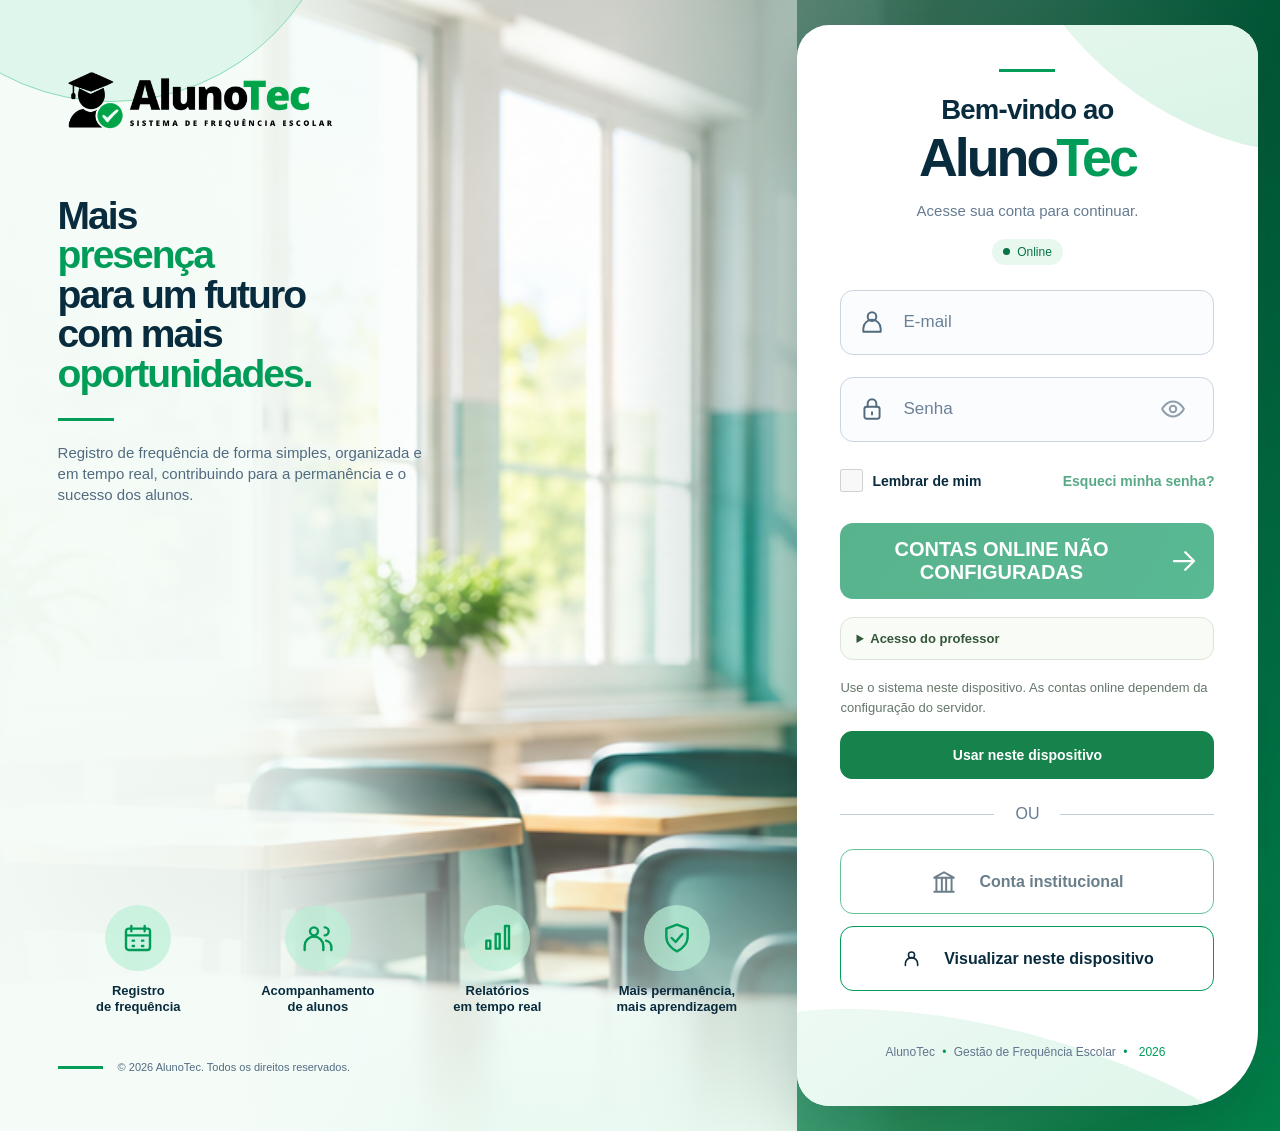
<file: AlunoTec/index.html>
<!doctype html>
<!-- =====================================================
     ALUNOTEC | MAPA DE EDIÇÃO — ENTRADA E LOGIN
     Estrutura: biblioteca SVG, apresentação, formulário de acesso,
     opções de conta e janela de acesso institucional.
     Integração: os IDs dos campos e botões são usados por login/login.js;
     a aparência desta página fica em login/login.css.
     Para editar o login, mantenha os IDs ligados ao JavaScript.
===================================================== -->

<html lang="pt-BR">
  <head>
    <meta charset="UTF-8" />
    <meta name="viewport" content="width=device-width, initial-scale=1" />
    <meta name="theme-color" content="#008c51" />

    <title>AlunoTec | Sistema de Frequência Escolar</title>

    <link rel="stylesheet" href="login/login.css" />
    <script src="shared/access.js" defer></script>
    <script src="shared/teacher-service-config.js" defer></script>
    <script src="shared/teacher-service.js" defer></script>
    <script src="login/login.js" defer></script>
    <script src="login/teacher-login.js" defer></script>
    <link rel="stylesheet" href="login/teacher-login.css">
      <link rel="stylesheet" href="shared/app-extra.css">
  </head>

  <body>
    <!-- =====================================================
         BIBLIOTECA DE ÍCONES
         Símbolos SVG reutilizados nos botões, formulários e mensagens da tela.
    ===================================================== -->

    <svg
      class="svg-library"
      xmlns="http://www.w3.org/2000/svg"
      aria-hidden="true"
    >
      <symbol id="icon-user" viewBox="0 0 24 24">
        <circle cx="12" cy="7" r="4" />
        <path d="M4 21v-3a8 8 0 0 1 16 0v3Z" />
      </symbol>

      <symbol id="icon-lock" viewBox="0 0 24 24">
        <rect x="5" y="10" width="14" height="11" rx="2" />
        <path d="M8 10V7a4 4 0 0 1 8 0v3M12 15v2" />
      </symbol>

      <symbol id="icon-eye" viewBox="0 0 24 24">
        <path d="M2 12s3.5-7 10-7 10 7 10 7-3.5 7-10 7S2 12 2 12Z" />
        <circle cx="12" cy="12" r="3" />
      </symbol>

      <symbol id="icon-eye-off" viewBox="0 0 24 24">
        <path
          d="m3 3 18 18M10.6 5.1A12 12 0 0 1 12 5c6.5 0 10 7 10 7a19 19 0 0 1-3.1 4M6.1 6.1A20 20 0 0 0 2 12s3.5 7 10 7a13 13 0 0 0 5.9-1.4M10 10a3 3 0 0 0 4 4"
        />
      </symbol>

      <symbol id="icon-arrow" viewBox="0 0 24 24">
        <path d="M4 12h16m-7-7 7 7-7 7" />
      </symbol>

      <symbol id="icon-building" viewBox="0 0 24 24">
        <path d="m3 8 9-5 9 5H3Zm2 0v12m5-12v12m4-12v12m5-12v12M3 21h18" />
      </symbol>

      <symbol id="icon-calendar" viewBox="0 0 24 24">
        <rect x="3" y="5" width="18" height="16" rx="2" />
        <path d="M7 3v4m10-4v4M3 10h18m-13 4h1m6 0h1m-8 4h1m6 0h1" />
      </symbol>

      <symbol id="icon-users" viewBox="0 0 24 24">
        <circle cx="9" cy="7" r="3" />
        <path
          d="M2 21v-3a7 7 0 0 1 14 0v3M17 4a3 3 0 0 1 0 6m1 4a5 5 0 0 1 4 5v2"
        />
      </symbol>

      <symbol id="icon-chart" viewBox="0 0 24 24">
        <path d="M4 20v-6h3v6Zm7 0V9h3v11Zm7 0V3h3v17Z" />
      </symbol>

      <symbol id="icon-shield" viewBox="0 0 24 24">
        <path d="m12 2 8 3v6c0 5-4 9-8 11-4-2-8-6-8-11V5Z" />
        <path d="m8 12 3 3 5-6" />
      </symbol>

      <symbol id="icon-guest" viewBox="0 0 24 24">
        <circle cx="12" cy="8" r="3.5" />
        <path d="M5 20v-2a7 7 0 0 1 14 0v2" />
      </symbol>

      <symbol id="icon-school" viewBox="0 0 24 24">
        <path d="M3 10 12 4l9 6" />
        <path d="M5 9v11h14V9" />
        <path d="M9 20v-6h6v6" />
        <path d="M8 10h2m4 0h2" />
      </symbol>

      <symbol id="icon-close" viewBox="0 0 24 24">
        <path d="M6 6 18 18M18 6 6 18" />
      </symbol>
    </svg>

    <!-- =====================================================
         PÁGINA PRINCIPAL
         Divide a apresentação do produto e a área de autenticação.
    ===================================================== -->

    <main class="login-page">
      <!-- =====================================================
           APRESENTAÇÃO DO SISTEMA
           Coluna com a marca, a descrição do AlunoTec e seus benefícios.
      ===================================================== -->

      <section class="presentation" aria-label="Conheça o AlunoTec">
        <div class="presentation-content">
          <img
            class="brand-logo"
            src="assets/images/logo-alunotec.png"
            alt="AlunoTec — Sistema de Frequência Escolar"
          />

          <div class="presentation-text">
            <h1>
              Mais<br />
              <span>presença</span><br />
              para um futuro<br />
              com mais<br />
              <span>oportunidades.</span>
            </h1>

            <div class="green-line" aria-hidden="true"></div>

            <p>
              Registro de frequência de forma simples, organizada e em tempo
              real, contribuindo para a permanência e o sucesso dos alunos.
            </p>
          </div>

          <!-- =====================================================
               BENEFÍCIOS
               Lista os recursos oferecidos pelo sistema nesta página.
          ===================================================== -->

          <ul class="benefits">
            <li>
              <span class="benefit-icon">
                <svg class="icon" aria-hidden="true">
                  <use href="#icon-calendar" />
                </svg>
              </span>

              <strong>
                Registro<br />
                de frequência
              </strong>
            </li>

            <li>
              <span class="benefit-icon">
                <svg class="icon" aria-hidden="true">
                  <use href="#icon-users" />
                </svg>
              </span>

              <strong>
                Acompanhamento<br />
                de alunos
              </strong>
            </li>

            <li>
              <span class="benefit-icon">
                <svg class="icon" aria-hidden="true">
                  <use href="#icon-chart" />
                </svg>
              </span>

              <strong>
                Relatórios<br />
                em tempo real
              </strong>
            </li>

            <li>
              <span class="benefit-icon">
                <svg class="icon" aria-hidden="true">
                  <use href="#icon-shield" />
                </svg>
              </span>

              <strong>
                Mais permanência,<br />
                mais aprendizagem
              </strong>
            </li>
          </ul>

          <footer class="presentation-footer">
            <span class="footer-line" aria-hidden="true"></span>

            <span> © <span data-current-year></span> AlunoTec. Todos os direitos reservados. </span>
          </footer>
        </div>
      </section>

      <!-- =====================================================
           LADO DIREITO
           Área com o formulário principal e as opções alternativas de acesso.
      ===================================================== -->

      <section class="login-section" aria-labelledby="login-title">
        <div class="login-card">
          <!-- =====================================================
               CABEÇALHO DE ACESSO
               Marca e título exibidos acima dos controles de login.
          ===================================================== -->

          <header class="login-header">
            <div class="title-line" aria-hidden="true"></div>

            <h2 id="login-title">Bem-vindo ao</h2>

            <div class="login-brand" aria-label="AlunoTec">
              Aluno<span>Tec</span>
            </div>

            <p>Acesse sua conta para continuar.</p>
          </header>

          <!-- =====================================================
               STATUS DE CONEXÃO
               Mostra o estado de acesso à internet informado por login.js.
          ===================================================== -->

          <div
            id="connectionStatus"
            class="connection-status"
            role="status"
            aria-live="polite"
          >
            <span class="status-dot" aria-hidden="true"></span>

            <span id="connectionText"> Verificando conexão… </span>
          </div>

          <!-- =====================================================
               FORMULÁRIO DO ADMINISTRADOR
               E-mail, senha, opção de lembrar acesso e envio do login.
          ===================================================== -->

          <form id="loginForm">
            <div class="field">
              <label class="sr-only" for="email"> E-mail </label>

              <div class="input-container">
                <svg class="icon input-icon" aria-hidden="true">
                  <use href="#icon-user" />
                </svg>

                <input
                  id="email"
                  name="email"
                  type="email"
                  placeholder="E-mail"
                  autocomplete="username"
                  autocapitalize="none"
                  spellcheck="false"
                  required
                />
              </div>
            </div>

            <div class="field">
              <label class="sr-only" for="password"> Senha </label>

              <div class="input-container">
                <svg class="icon input-icon" aria-hidden="true">
                  <use href="#icon-lock" />
                </svg>

                <input
                  id="password"
                  name="password"
                  type="password"
                  placeholder="Senha"
                  autocomplete="current-password"
                  required
                />

                <button
                  id="togglePassword"
                  class="toggle-password"
                  type="button"
                  aria-label="Mostrar senha"
                  aria-controls="password"
                  aria-pressed="false"
                >
                  <svg class="icon" aria-hidden="true">
                    <use id="eyeIcon" href="#icon-eye" />
                  </svg>
                </button>
              </div>
            </div>

            <div class="login-options">
              <label class="remember">
                <input id="remember" name="remember" type="checkbox" />

                <span> Lembrar de mim </span>
              </label>

              <button id="forgotPassword" class="forgot" type="button">
                Esqueci minha senha?
              </button>
            </div>

            <p id="loginMessage" class="message" role="alert" hidden></p>

            <button id="loginButton" class="primary-button" type="submit">
              <span id="loginButtonText"> ENTRAR </span>

              <svg class="icon" aria-hidden="true">
                <use href="#icon-arrow" />
              </svg>
            </button>
          </form>

          <!-- =====================================================
               DIVISOR DE FORMAS DE ACESSO
               Separa o login principal das opções institucional e convidado.
          ===================================================== -->

          <details class="teacher-login-access">
            <summary>Acesso do professor</summary>
            <form id="teacherLoginForm">
              <label for="teacherLoginCode">Código individual de 5 dígitos</label>
              <div class="teacher-login-row"><input id="teacherLoginCode" type="password" inputmode="numeric" pattern="[0-9]{5}" minlength="5" maxlength="5" autocomplete="off" required placeholder="•••••"><button type="submit" id="teacherLoginSubmit">Entrar como professor</button></div>
              <p id="teacherLoginNotice"></p><p id="teacherLoginError" role="alert" hidden></p>
            </form>
          </details>

          <div class="at-local-access">
            <p id="localAccessNotice" hidden>Use o sistema neste dispositivo. As contas online dependem da configuração do servidor.</p>
            <button type="button" id="localLogin">Usar neste dispositivo</button>
          </div>
          <div class="divider">
            <span>OU</span>
          </div>

          <!-- =====================================================
               ACESSO INSTITUCIONAL
               Abre o modal de autenticação com código INEP e senha.
          ===================================================== -->

          <button
            id="institutionalLogin"
            class="institutional-button"
            type="button"
          >
            <svg class="icon" aria-hidden="true">
              <use href="#icon-building" />
            </svg>

            <span> Conta institucional </span>
          </button>

          <!-- =====================================================
               ACESSO DE CONVIDADO
               Botão para abrir a área com permissão somente de visualização.
          ===================================================== -->

          <button
            id="guestLogin"
            class="institutional-button guest-button"
            type="button"
          >
            <svg class="icon" aria-hidden="true">
              <use href="#icon-guest" />
            </svg>

            <span> Visualizar neste dispositivo </span>
          </button>

          <!-- =====================================================
               RODAPÉ DO LOGIN
               Informações de identificação e direitos da página de entrada.
          ===================================================== -->

          <footer class="login-footer">
            AlunoTec

            <span>•</span>

            Gestão de Frequência Escolar

            <span>•</span>

            <span data-current-year></span>
          </footer>
        </div>
      </section>
    </main>

    <!-- =====================================================
         MODAL - CONTA INSTITUCIONAL
         Janela aberta pelo botão institucional; login.js controla sua abertura.
    ===================================================== -->

    <div id="institutionalModal" class="access-modal" aria-hidden="true">
      <!-- =====================================================
           FUNDO DO MODAL
           Camada escura que fecha a janela ao ser acionada.
      ===================================================== -->

      <div id="institutionalOverlay" class="access-modal-overlay"></div>

      <!-- =====================================================
           PAINEL DO MODAL
           Conteúdo e formulário de acesso da conta institucional.
      ===================================================== -->

      <div
        class="access-modal-card"
        role="dialog"
        aria-modal="true"
        aria-labelledby="institutionalModalTitle"
      >
        <!-- =====================================================
             FECHAR O MODAL
             Retorna à tela de login sem enviar o formulário institucional.
        ===================================================== -->

        <button
          id="closeInstitutionalModal"
          class="access-modal-close"
          type="button"
          aria-label="Fechar"
        >
          <svg class="icon" aria-hidden="true">
            <use href="#icon-close" />
          </svg>
        </button>

        <!-- =====================================================
             ÍCONE INSTITUCIONAL
             Símbolo visual que identifica esta forma de acesso.
        ===================================================== -->

        <div class="access-modal-icon">
          <svg class="icon" aria-hidden="true">
            <use href="#icon-school" />
          </svg>
        </div>

        <!-- =====================================================
             CABEÇALHO DO MODAL
             Título e instruções exibidos acima dos campos de autenticação.
        ===================================================== -->

        <div class="access-modal-header">
          <span> ACESSO INSTITUCIONAL </span>

          <h2 id="institutionalModalTitle">Agente Educacional</h2>

          <p>Entre com os dados da sua instituição.</p>
        </div>

        <!-- =====================================================
             FORMULÁRIO INSTITUCIONAL
             Campos e estado de envio usados por login.js.
        ===================================================== -->

        <form id="institutionalForm">
          <!-- =====================================================
               CAMPO INEP
               Código que identifica a instituição de ensino.
          ===================================================== -->

          <div class="modal-field">
            <label for="institutionalInep"> INEP </label>

            <div class="input-container">
              <svg class="icon input-icon" aria-hidden="true">
                <use href="#icon-building" />
              </svg>

              <input
                id="institutionalInep"
                name="inep"
                type="text"
                inputmode="numeric"
                autocomplete="username"
                placeholder="Digite o INEP da instituição"
                maxlength="8"
                required
              />
            </div>
          </div>

          <!-- =====================================================
               CAMPO DE SENHA
               Credencial da instituição com controle para exibir ou ocultar.
          ===================================================== -->

          <div class="modal-field">
            <label for="institutionalPassword"> Senha </label>

            <div class="input-container">
              <svg class="icon input-icon" aria-hidden="true">
                <use href="#icon-lock" />
              </svg>

              <input
                id="institutionalPassword"
                name="password"
                type="password"
                autocomplete="current-password"
                placeholder="Digite sua senha"
                required
              />

              <button
                id="toggleInstitutionalPassword"
                class="toggle-password"
                type="button"
                aria-label="Mostrar senha"
                aria-controls="institutionalPassword"
                aria-pressed="false"
              >
                <svg class="icon" aria-hidden="true">
                  <use id="institutionalEyeIcon" href="#icon-eye" />
                </svg>
              </button>
            </div>
          </div>

          <!-- =====================================================
               MENSAGEM DE RETORNO
               Exibe erros ou confirmações da tentativa de autenticação.
          ===================================================== -->

          <p id="institutionalMessage" class="message" role="alert" hidden></p>

          <!-- =====================================================
               ENVIO DO FORMULÁRIO
               Botão que inicia a tentativa de acesso institucional.
          ===================================================== -->

          <button
            id="institutionalSubmit"
            class="primary-button institutional-submit"
            type="submit"
          >
            <span id="institutionalSubmitText"> ENTRAR </span>

            <svg class="icon" aria-hidden="true">
              <use href="#icon-arrow" />
            </svg>
          </button>
        </form>

        <!-- =====================================================
             INFORMAÇÕES DE SEGURANÇA
             Orientação apresentada abaixo do formulário institucional.
        ===================================================== -->

        <div class="institutional-info">
          <svg class="icon" aria-hidden="true">
            <use href="#icon-shield" />
          </svg>

          <p>
            Acesso destinado ao
            <strong>Agente Educacional</strong>
            cadastrado pelo administrador.
          </p>
        </div>
      </div>
    </div>
  </body>
</html>
</file>
<file: AlunoTec/login/login.css>
/* ==========================================================
   ALUNOTEC | MAPA DE EDIÇÃO — ESTILOS DE ENTRADA
   Ordem: cores/base; apresentação da tela; campos e botões de acesso;
   modal institucional; estados de interação e regras responsivas.
   O HTML está em ../index.html. Preserve classes de estado usadas pelo
   login.js, como mensagens, carregamento e visibilidade do modal.
========================================================== */

/* ==========================================================
   TOKENS E BASE GLOBAL
   Centraliza cores, tipografia e regras globais de dimensionamento e foco da página de entrada.
========================================================== */

:root {
  --navy: #082b3d;
  --green: #009c58;
  --green-dark: #007c47;
  --gray: #657b91;
  --border: #c9d5e1;
}

* {
  box-sizing: border-box;
}

body {
  margin: 0;
  font-family: Arial, Helvetica, sans-serif;
  color: var(--navy);
  background: #eef9f3;
}

button,
input {
  font: inherit;
}

button {
  cursor: pointer;
}

button:disabled {
  cursor: wait;
  opacity: 0.65;
}

button,
input,
a {
  -webkit-tap-highlight-color: transparent;
}

button:focus-visible,
input:focus-visible {
  outline: 3px solid #68cfaa;
  outline-offset: 4px;
}

/* ==========================================================
   ÍCONES E TEXTO ACESSÍVEL
   Oculta a biblioteca SVG reutilizável e define estilos para ícones e rótulos acessíveis.
========================================================== */

.svg-library {
  position: absolute;
  width: 0;
  height: 0;
  overflow: hidden;
}

.icon {
  width: 26px;
  height: 26px;
  fill: none;
  stroke: currentColor;
  stroke-width: 1.8;
  stroke-linecap: round;
  stroke-linejoin: round;
  flex-shrink: 0;
}

.sr-only {
  position: absolute;
  width: 1px;
  height: 1px;
  padding: 0;
  margin: -1px;
  overflow: hidden;
  clip: rect(0, 0, 0, 0);
  white-space: nowrap;
  border: 0;
}

/* ==========================================================
   ESTRUTURA DA PÁGINA DE ENTRADA
   Divide a tela entre apresentação institucional e área de autenticação.
========================================================== */

.login-page {
  min-height: 100vh;
  min-height: 100svh;
  display: grid;
  grid-template-columns: minmax(0, 1.65fr) minmax(390px, 1fr);
  background:
    linear-gradient(90deg, transparent 48%, #004c32 100%),
    url("../assets/images/dashboard-sala.png") center / cover no-repeat,
    #dceee4;
}

/* ==========================================================
   PAINEL DE APRESENTAÇÃO
   Controla fundo, camadas decorativas, marca, texto e benefícios apresentados ao visitante.
========================================================== */

.presentation {
  position: relative;
  isolation: isolate;
  min-width: 0;
  overflow: hidden;
}

.presentation::before {
  content: "";
  position: absolute;
  inset: 0;
  z-index: -1;
  background:
    linear-gradient(
      90deg,
      rgba(245, 252, 248, 0.98) 0%,
      rgba(245, 252, 248, 0.94) 30%,
      rgba(245, 252, 248, 0.68) 43%,
      rgba(245, 252, 248, 0.08) 62%
    ),
    linear-gradient(0deg, rgba(232, 249, 240, 0.95), transparent 30%);
}

.presentation::after {
  content: "";
  position: absolute;
  width: 460px;
  height: 460px;
  top: -360px;
  left: -120px;
  border: 1px solid #8adbb6;
  border-radius: 50%;
  background: rgba(129, 221, 179, 0.2);
  z-index: -1;
}

.presentation-content {
  min-height: 100%;
  display: flex;
  flex-direction: column;
  padding: clamp(30px, 4.5vw, 80px);
  padding-right: 20px;
}

.brand-logo {
  display: block;
  width: clamp(240px, 22vw, 365px);
  max-width: 90%;
  height: auto;
  object-fit: contain;
  object-position: left;
}

.presentation-text {
  margin-top: clamp(38px, 6vh, 75px);
  max-width: 455px;
}

.presentation-text h1 {
  margin: 0;
  font-size: clamp(35px, 3.05vw, 58px);
  font-weight: 800;
  line-height: 1.01;
  letter-spacing: -2px;
}

.presentation-text h1 span {
  color: var(--green);
}

.green-line,
.title-line,
.footer-line {
  height: 3px;
  width: 56px;
  background: var(--green);
}

.green-line {
  margin: 25px 0 21px;
}

.presentation-text p {
  max-width: 380px;
  margin: 0;
  font-size: clamp(15px, 1.08vw, 19px);
  line-height: 1.4;
  color: #526b80;
}

/* ==========================================================
   BENEFÍCIOS DO SISTEMA
   Organiza os itens ilustrados que resumem os recursos do AlunoTec.
========================================================== */

.benefits {
  list-style: none;
  display: grid;
  grid-template-columns: repeat(4, minmax(0, 1fr));
  gap: 18px;
  width: min(100%, 700px);
  padding: 0;
  margin: auto 0 0;
  padding-top: 38px;
}

.benefits li {
  text-align: center;
}

.benefit-icon {
  display: grid;
  place-items: center;
  width: 66px;
  height: 66px;
  margin: 0 auto 12px;
  color: var(--green);
  background: rgba(188, 239, 215, 0.7);
  border-radius: 50%;
}

.benefit-icon .icon {
  width: 32px;
  height: 32px;
}

.benefits strong {
  display: block;
  font-size: 13px;
  line-height: 1.3;
}

.presentation-footer {
  display: flex;
  align-items: center;
  gap: 15px;
  margin-top: 45px;
  font-size: 11px;
  color: #526b80;
}

.footer-line {
  width: 45px;
  flex-shrink: 0;
}

/* ==========================================================
   ÁREA DO CARTÃO DE ACESSO
   Posiciona e dimensiona o painel onde ficam a identificação e os campos de entrada.
========================================================== */

.login-section {
  position: relative;
  display: flex;
  align-items: center;
  justify-content: center;
  padding: 25px 22px 25px 0;
  min-width: 0;
  background: linear-gradient(
    145deg,
    rgba(0, 68, 43, 0.45),
    rgba(0, 152, 85, 0.7)
  );
}

.login-card {
  position: relative;
  isolation: isolate;
  overflow: hidden;
  width: 100%;
  max-width: 635px;
  padding: clamp(32px, 3.4vw, 62px);
  border-radius: 32px 32px 75px 32px;
  background: #fff;
  box-shadow: 0 25px 60px rgba(0, 37, 24, 0.2);
}

.login-card::before,
.login-card::after {
  content: "";
  position: absolute;
  z-index: -1;
  pointer-events: none;
  width: 410px;
  height: 230px;
  border-radius: 50%;
  background: linear-gradient(130deg, #f1fbf6, #d5f2e3);
}

.login-card::before {
  top: -140px;
  right: -150px;
  transform: rotate(35deg);
}

.login-card::after {
  bottom: -175px;
  left: -120px;
  width: 650px;
  height: 250px;
  transform: rotate(15deg);
}

/* ==========================================================
   IDENTIFICAÇÃO DO ACESSO
   Reúne título, marca e mensagem de orientação no topo do cartão.
========================================================== */

.login-header {
  text-align: center;
}

.title-line {
  margin: 0 auto 22px;
}

.login-header h2 {
  margin: 0;
  font-size: clamp(25px, 2.15vw, 39px);
  font-weight: 800;
  letter-spacing: -0.8px;
}

.login-brand {
  margin-top: 2px;
  font-size: clamp(48px, 4.2vw, 76px);
  line-height: 1.08;
  font-weight: 800;
  letter-spacing: -3px;
}

.login-brand span {
  color: var(--green);
}

.login-header p {
  margin: 16px 0 0;
  color: var(--gray);
  font-size: clamp(15px, 1.15vw, 20px);
}

/* ==========================================================
   ESTADO DA CONEXÃO
   Apresenta o estado online ou offline com indicador de cor e texto.
========================================================== */

.connection-status {
  display: flex;
  align-items: center;
  justify-content: center;
  gap: 7px;
  width: fit-content;
  margin: 20px auto 25px;
  padding: 6px 11px;
  border-radius: 30px;
  font-size: 12px;
}

.connection-status.online {
  color: #087343;
  background: #e8f8ef;
}

.connection-status.offline {
  color: #865600;
  background: #fff2d1;
}

.status-dot {
  width: 7px;
  height: 7px;
  border-radius: 50%;
  background: currentColor;
}

/* ==========================================================
   CAMPOS DE ACESSO
   Controla os campos de identificação e senha, seus ícones, foco e botão de visibilidade.
========================================================== */

.field {
  margin-bottom: 22px;
}

.input-container {
  display: flex;
  align-items: center;
  gap: 18px;
  min-height: 65px;
  padding: 0 18px;
  border: 1.5px solid var(--border);
  border-radius: 13px;
  background: #fbfcfe;
  transition:
    border-color 0.2s,
    box-shadow 0.2s;
}

.input-container:focus-within {
  border-color: var(--green);
  box-shadow: 0 0 0 4px rgba(0, 156, 88, 0.1);
}

.input-icon {
  color: #536b7e;
}

.input-container input {
  width: 100%;
  min-width: 0;
  height: 62px;
  padding: 0;
  border: 0;
  outline: none;
  color: var(--navy);
  background: transparent;
  font-size: 17px;
}

.input-container input::placeholder {
  color: #6c8197;
  opacity: 1;
}

.toggle-password {
  display: grid;
  place-items: center;
  width: 44px;
  height: 44px;
  flex-shrink: 0;
  border: 0;
  border-radius: 8px;
  color: #536b7e;
  background: transparent;
}

.toggle-password:hover {
  background: #eaf5ef;
}

/* ==========================================================
   OPÇÕES DE ENTRADA
   Alinha a opção de lembrar acesso e o comando para recuperar a senha.
========================================================== */

.login-options {
  display: flex;
  align-items: center;
  justify-content: space-between;
  gap: 12px;
  margin: 3px 0 25px;
  font-size: 14px;
}

.remember {
  display: flex;
  align-items: center;
  gap: 9px;
  cursor: pointer;
  font-weight: 600;
}

.remember input {
  width: 23px;
  height: 23px;
  margin: 0;
  accent-color: var(--green);
  cursor: pointer;
}

.forgot {
  padding: 9px 0;
  border: 0;
  color: var(--green-dark);
  background: transparent;
  font-weight: 600;
  text-align: right;
}

/* ==========================================================
   BOTÕES DE AUTENTICAÇÃO
   Padroniza dimensões e alinhamento dos botões de entrada principal e institucional.
========================================================== */

.primary-button,
.institutional-button {
  display: flex;
  align-items: center;
  justify-content: center;
  gap: 22px;
  width: 100%;
  min-height: 65px;
  padding: 15px;
  border-radius: 13px;
  font-weight: 700;
  transition:
    background 0.2s,
    box-shadow 0.2s;
}

.primary-button {
  border: 0;
  color: white;
  background: linear-gradient(120deg, #008c51, #00945a);
  font-size: 20px;
}

.primary-button:hover:not(:disabled) {
  background: #007c47;
  box-shadow: 0 8px 20px rgba(0, 124, 71, 0.2);
}

.primary-button .icon {
  width: 30px;
  height: 30px;
}

/* ==========================================================
   SEPARADOR DE MÉTODOS
   Distingue visualmente o acesso principal de outras formas de autenticação.
========================================================== */

.divider {
  display: flex;
  align-items: center;
  gap: 21px;
  margin: 26px 0;
  color: var(--gray);
  font-size: 16px;
}

.divider::before,
.divider::after {
  content: "";
  flex: 1;
  height: 1px;
  background: #becdda;
}

.institutional-button {
  border: 1.5px solid var(--green);
  color: var(--navy);
  background: #fff;
  font-size: 16px;
}

.institutional-button:hover:not(:disabled) {
  background: #eefaf3;
}

/* ==========================================================
   MENSAGENS DE RETORNO
   Controla o espaço e a leitura das mensagens de sucesso, aviso ou falha.
========================================================== */

.message {
  padding: 12px;
  margin: 0 0 16px;
  border-radius: 8px;
  color: #8f2828;
  background: #fff0f0;
  font-size: 14px;
  line-height: 1.4;
}

.message[hidden] {
  display: none;
}

.login-footer {
  margin-top: 52px;
  color: #61758d;
  text-align: center;
  font-size: 12px;
  line-height: 1.6;
}

.login-footer span {
  margin: 0 4px;
  color: var(--green);
}

/* ==========================================================
   TELAS GRANDES
   Aproveita a área ampla sem deixar o cartão e o texto perderem proporção.
========================================================== */

@media (min-width: 1600px) {
  .login-card {
    padding-top: 62px;
    padding-bottom: 26px;
  }

  .connection-status {
    margin-bottom: 35px;
  }

  .login-footer {
    margin-top: 62px;
  }
}

/* ==========================================================
   TABLETS E JANELAS MÉDIAS
   Reduz a largura dos painéis e reorganiza a apresentação antes do layout móvel.
========================================================== */

@media (max-width: 1100px) {
  .login-page {
    grid-template-columns: minmax(0, 1.1fr) minmax(360px, 1fr);
  }

  .presentation-content {
    padding: 35px 24px;
  }

  .presentation::before {
    background: rgba(240, 250, 245, 0.85);
  }

  .presentation-text h1 {
    font-size: clamp(32px, 4vw, 44px);
  }

  .benefits {
    grid-template-columns: repeat(2, minmax(0, 1fr));
    gap: 22px;
  }

  .login-card {
    padding: 35px 25px;
  }

  .login-options {
    font-size: 12px;
  }
}

/* ==========================================================
   CELULARES E TABLETS ESTREITOS
   Empilha as áreas principais e adapta o conteúdo para rolagem vertical.
========================================================== */

@media (max-width: 760px) {
  .login-page {
    grid-template-columns: 1fr;
    background-position: center top;
  }

  .presentation-content {
    padding: 30px 24px 25px;
  }

  .brand-logo {
    width: 240px;
    margin: 0 auto;
  }

  .presentation-text {
    margin: 25px auto 0;
    text-align: center;
    max-width: 460px;
  }

  .presentation-text h1 {
    font-size: 35px;
    line-height: 1.08;
  }

  .presentation-text h1 br {
    display: none;
  }

  .presentation-text h1 span {
    display: inline;
  }

  .presentation-text h1 span::before,
  .presentation-text h1 span::after {
    content: " ";
  }

  .green-line {
    margin: 18px auto;
  }

  .presentation-text p {
    margin: 0 auto;
    font-size: 15px;
  }

  .benefits,
  .presentation-footer {
    display: none;
  }

  .login-section {
    padding: 24px 16px 35px;
  }

  .login-card {
    max-width: 500px;
    padding: 32px 25px;
    border-radius: 25px 25px 55px 25px;
  }

  .login-brand {
    font-size: 60px;
  }

  .login-footer {
    margin-top: 35px;
  }
}

/* ==========================================================
   CELULARES ESTREITOS
   Reduz os espaços e a grade de benefícios para telas com pouca largura.
========================================================== */

@media (max-width: 380px) {
  .login-card {
    padding: 28px 18px;
  }

  .login-brand {
    font-size: 50px;
  }

  .login-options {
    flex-wrap: wrap;
    gap: 5px;
  }

  .institutional-button {
    gap: 12px;
    font-size: 14px;
  }

  .input-container {
    gap: 12px;
    padding: 0 12px;
  }
}

/* ==========================================================
   ACESSIBILIDADE: MOVIMENTO REDUZIDO
   Desativa transições não essenciais quando o sistema solicita menos animações.
========================================================== */

@media (prefers-reduced-motion: reduce) {
  * {
    transition: none !important;
  }
}
/* ==========================================================
   CONTA CONVIDADO
   Estiliza a indicação e o acesso de demonstração para a conta convidada.
========================================================== */

.guest-button {
  margin-top: 12px;
}

.guest-button .icon {
  width: 21px;
  height: 21px;
}

.institutional-button:disabled,
.guest-button:disabled {
  opacity: 0.6;
  cursor: not-allowed;
  transform: none;
}
/* ==========================================================
   BOTÃO CONVIDADO
   Define o botão de entrada convidada, seus estados e a convivência com o botão institucional.
========================================================== */

.guest-button {
  margin-top: 12px;
}

/* ==========================================================
   MODAL INSTITUCIONAL — ALUNOTEC
   Agrupa os estilos da janela para entrada institucional e o estado que bloqueia o fundo.
========================================================== */

body.modal-open {
  overflow: hidden;
}

/* ==========================================================
   ESTRUTURA DO MODAL
   Define o posicionamento, as dimensões e a animação de abertura da janela institucional.
========================================================== */

.access-modal {
  position: fixed;
  z-index: 9999;
  inset: 0;

  display: flex;
  align-items: center;
  justify-content: center;

  padding: 24px;

  visibility: hidden;
  opacity: 0;

  transition:
    opacity 0.25s ease,
    visibility 0.25s ease;
}

.access-modal.active {
  visibility: visible;
  opacity: 1;
}

/* ==========================================================
   FUNDO ESCURECIDO
   Controla a camada que cobre a página e direciona o foco visual para a janela.
========================================================== */

.access-modal-overlay {
  position: absolute;
  inset: 0;

  background: linear-gradient(
    135deg,
    rgba(3, 30, 38, 0.66),
    rgba(4, 67, 52, 0.58)
  );

  backdrop-filter: blur(9px);
  -webkit-backdrop-filter: blur(9px);
}

/* ==========================================================
   CARD
   Define o painel principal do modal, seu conteúdo, dimensões e elementos decorativos.
========================================================== */

.access-modal-card {
  position: relative;
  z-index: 2;

  width: min(100%, 455px);

  padding: 38px 40px 32px;

  overflow: hidden;

  border: 1px solid rgba(255, 255, 255, 0.88);

  border-radius: 28px;

  background: linear-gradient(145deg, #ffffff 0%, #ffffff 72%, #f4fbf7 100%);

  box-shadow:
    0 35px 80px rgba(0, 30, 24, 0.26),
    0 10px 30px rgba(0, 70, 45, 0.1);

  transform: translateY(22px) scale(0.965);

  transition: transform 0.28s cubic-bezier(0.2, 0.8, 0.2, 1);
}

/* ==========================================================
   DETALHE DECORATIVO
   Desenha as formas decorativas do cartão sem interferir nos controles do formulário.
========================================================== */

.access-modal-card::before {
  content: "";

  position: absolute;

  width: 230px;
  height: 230px;

  top: -145px;
  right: -120px;

  border-radius: 50%;

  border: 1px solid rgba(0, 166, 92, 0.13);

  background: rgba(216, 245, 229, 0.35);

  pointer-events: none;
}

.access-modal-card::after {
  content: "";

  position: absolute;

  width: 170px;
  height: 170px;

  bottom: -115px;
  left: -90px;

  border-radius: 50%;

  background: rgba(0, 166, 92, 0.045);

  pointer-events: none;
}

.access-modal.active .access-modal-card {
  transform: translateY(0) scale(1);
}

/* ==========================================================
   BOTÃO FECHAR
   Posiciona o controle de fechamento e define seus estados de interação.
========================================================== */

.access-modal-close {
  position: absolute;
  z-index: 5;

  top: 18px;
  right: 18px;

  width: 38px;
  height: 38px;

  display: grid;
  place-items: center;

  padding: 0;

  border: none;
  border-radius: 50%;

  color: #6d8490;

  background: #f1f6f3;

  cursor: pointer;

  transition:
    color 0.2s ease,
    background 0.2s ease,
    transform 0.2s ease;
}

.access-modal-close:hover {
  color: #008c51;

  background: #e4f6ec;

  transform: rotate(5deg);
}

.access-modal-close:active {
  transform: scale(0.93);
}

.access-modal-close .icon {
  width: 18px;
  height: 18px;
}

/* ==========================================================
   ÍCONE INSTITUCIONAL
   Apresenta o símbolo da instituição dentro do cabeçalho do modal.
========================================================== */

.access-modal-icon {
  position: relative;
  z-index: 2;

  width: 62px;
  height: 62px;

  display: grid;
  place-items: center;

  margin-bottom: 22px;

  border: 1px solid rgba(0, 166, 92, 0.08);

  border-radius: 19px;

  color: #009d5a;

  background: linear-gradient(145deg, #e9f9f0, #d9f3e5);

  box-shadow: 0 8px 20px rgba(0, 156, 86, 0.08);
}

.access-modal-icon .icon {
  width: 29px;
  height: 29px;

  stroke-width: 1.8;
}

/* ==========================================================
   CABEÇALHO
   Organiza título, identificação institucional e texto introdutório do modal.
========================================================== */

.access-modal-header {
  position: relative;
  z-index: 2;

  margin-bottom: 28px;
}

.access-modal-header > span {
  display: inline-flex;
  align-items: center;

  margin-bottom: 10px;

  color: #009d5a;

  font-size: 10px;
  font-weight: 800;

  letter-spacing: 1.5px;
}

.access-modal-header > span::before {
  content: "";

  width: 23px;
  height: 2px;

  margin-right: 8px;

  border-radius: 10px;

  background: #00a65c;
}

.access-modal-header h2 {
  margin: 0;

  color: #062c43;

  font-size: 28px;
  line-height: 1.12;

  font-weight: 800;

  letter-spacing: -0.5px;
}

.access-modal-header p {
  margin-top: 9px;

  color: #718793;

  font-size: 13px;
  line-height: 1.55;
}

/* ==========================================================
   FORMULÁRIO
   Controla espaçamento e organização dos campos do formulário institucional.
========================================================== */

#institutionalForm {
  position: relative;
  z-index: 2;
}

.modal-field {
  margin-bottom: 17px;
}

.modal-field label {
  display: block;

  margin: 0 0 8px 2px;

  color: #163a4d;

  font-size: 11px;
  font-weight: 700;
}

/* ==========================================================
   CAMPOS INEP / SENHA
   Define dimensões, ícones, bordas e estados de foco dos campos de identificação e senha.
========================================================== */

.access-modal .input-container {
  position: relative;

  min-height: 58px;

  display: flex;
  align-items: center;

  border: 1px solid #cfdae0;

  border-radius: 13px;

  background: rgba(250, 252, 253, 0.96);

  box-shadow: 0 2px 5px rgba(5, 43, 55, 0.02);

  transition:
    border-color 0.2s ease,
    box-shadow 0.2s ease,
    background 0.2s ease,
    transform 0.2s ease;
}

.access-modal .input-container:hover {
  border-color: #aebfc7;

  background: #ffffff;
}

.access-modal .input-container:focus-within {
  border-color: #00a65c;

  background: #ffffff;

  box-shadow:
    0 0 0 4px rgba(0, 166, 92, 0.09),
    0 7px 18px rgba(0, 107, 62, 0.06);
}

.access-modal .input-icon {
  position: absolute;

  left: 17px;

  width: 21px;
  height: 21px;

  color: #668193;

  pointer-events: none;

  transition: color 0.2s ease;
}

.access-modal .input-container:focus-within .input-icon {
  color: #009d5a;
}

.access-modal .input-container input {
  width: 100%;
  height: 58px;

  padding: 0 52px 0 52px;

  border: none;
  outline: none;

  color: #17394b;

  background: transparent;

  font-family: inherit;
  font-size: 14px;
  font-weight: 500;
}

.access-modal .input-container input::placeholder {
  color: #8295a1;

  font-weight: 400;
}

/* ==========================================================
   OLHO DA SENHA
   Controla o botão que alterna a visibilidade da senha e seus estados visuais.
========================================================== */

.access-modal .toggle-password {
  position: absolute;

  right: 10px;

  width: 40px;
  height: 40px;

  display: grid;
  place-items: center;

  padding: 0;

  border: none;
  border-radius: 9px;

  color: #647f90;

  background: transparent;

  cursor: pointer;

  transition:
    color 0.2s ease,
    background 0.2s ease;
}

.access-modal .toggle-password:hover {
  color: #009d5a;

  background: #edf8f2;
}

.access-modal .toggle-password .icon {
  width: 20px;
  height: 20px;
}

/* ==========================================================
   BOTÃO ENTRAR
   Define o botão de envio institucional, incluindo hover, clique e ícone.
========================================================== */

.institutional-submit {
  min-height: 58px;

  margin-top: 7px;

  border-radius: 13px;

  box-shadow: 0 10px 25px rgba(0, 158, 87, 0.18);

  transition:
    transform 0.2s ease,
    box-shadow 0.2s ease,
    filter 0.2s ease;
}

.institutional-submit:hover {
  transform: translateY(-2px);

  box-shadow: 0 15px 30px rgba(0, 158, 87, 0.23);

  filter: brightness(1.02);
}

.institutional-submit:active {
  transform: translateY(0);
}

.institutional-submit .icon {
  transition: transform 0.2s ease;
}

.institutional-submit:hover .icon {
  transform: translateX(4px);
}

/* ==========================================================
   AVISO INFERIOR
   Apresenta o texto e o ícone de orientação abaixo do formulário.
========================================================== */

.institutional-info {
  position: relative;
  z-index: 2;

  display: flex;
  align-items: center;

  gap: 11px;

  margin-top: 21px;

  padding: 13px 14px;

  border: 1px solid rgba(0, 166, 92, 0.06);

  border-radius: 12px;

  color: #667e89;

  background: linear-gradient(90deg, #f0f9f5, #f5fbf8);

  font-size: 10px;
  line-height: 1.5;
}

.institutional-info .icon {
  width: 18px;
  height: 18px;

  flex: 0 0 18px;

  color: #00a65c;
}

.institutional-info p {
  margin: 0;
}

.institutional-info strong {
  color: #087446;

  font-weight: 700;
}

/* ==========================================================
   ERRO
   Define como mensagens de erro aparecem dentro do modal institucional.
========================================================== */

.access-modal .message {
  margin: -3px 0 13px;

  padding: 10px 12px;

  border-radius: 9px;

  color: #b3261e;

  background: #fff1f0;

  font-size: 11px;
  line-height: 1.4;
}

/* ==========================================================
   RESPONSIVIDADE
   Reduz espaçamentos e reorganiza o modal institucional em celulares.
========================================================== */

@media (max-width: 520px) {
  .access-modal {
    padding: 14px;
  }

  .access-modal-card {
    width: 100%;

    padding: 32px 20px 25px;

    border-radius: 23px;
  }

  .access-modal-close {
    top: 14px;
    right: 14px;

    width: 36px;
    height: 36px;
  }

  .access-modal-icon {
    width: 56px;
    height: 56px;

    margin-bottom: 19px;

    border-radius: 16px;
  }

  .access-modal-icon .icon {
    width: 27px;
    height: 27px;
  }

  .access-modal-header {
    margin-bottom: 23px;
  }

  .access-modal-header h2 {
    font-size: 24px;
  }

  .access-modal-header p {
    font-size: 12px;
  }

  .access-modal .input-container,
  .access-modal .input-container input,
  .institutional-submit {
    min-height: 55px;
    height: 55px;
  }
}

/* ==========================================================
   TELAS MUITO PEQUENAS
   Ajusta dimensões e espaços do modal em aparelhos com largura muito reduzida.
========================================================== */

@media (max-width: 360px) {
  .access-modal {
    padding: 9px;
  }

  .access-modal-card {
    padding: 29px 17px 21px;

    border-radius: 20px;
  }

  .access-modal-header h2 {
    font-size: 22px;
  }
}
</file>
<file: AlunoTec/login/teacher-login.css>
.teacher-login-access { margin:18px 0;border:1px solid #dbe6d8;border-radius:13px;background:#f8fbf6;padding:13px 15px;color:#34573b; }
.teacher-login-access summary { cursor:pointer;font-size:13px;font-weight:650; }
#teacherLoginForm { margin-top:14px; }
#teacherLoginForm label { display:block;margin-bottom:8px;font-size:12px;font-weight:600; }
.teacher-login-row { display:flex;gap:9px; }
.teacher-login-row input { min-width:0;width:100px;flex:1;padding:11px 12px;background:#fff;border:1px solid #cfdccf;border-radius:9px;letter-spacing:5px;font-size:18px; }
.teacher-login-row button { padding:11px 13px;border:0;border-radius:9px;background:#2b7437;color:#fff;font:inherit;font-size:12px;cursor:pointer; }
.teacher-login-row button:disabled,.teacher-login-row input:disabled { opacity:.55;cursor:default; }
#teacherLoginNotice { font-size:11px;line-height:1.6;color:#7b897d;margin:10px 0 0; }
#teacherLoginError { font-size:12px;line-height:1.6;color:#ae4444;margin:10px 0 0; }
</file>
<file: AlunoTec/shared/app-extra.css>
.at-app-dialog {
  position: fixed;
  inset: 0;
  width: min(580px, calc(100vw - 32px));
  height: fit-content;
  max-height: calc(100dvh - 32px);
  margin: auto;
  padding: 30px;
  overflow: auto;
  border: 1px solid #dce7dc;
  border-radius: 22px;
  background: #fff;
  color: #294535;
  font: 14px/1.65 Inter, Arial, sans-serif;
}

.modal-overlay:not(.open) {
  visibility: hidden;
}

.modal-overlay.open {
  visibility: visible;
}

/* O campo nativo continua sincronizado pelo JavaScript, sem um segundo controle no foco. */
.custom-select.native-hidden > select {
  display: none !important;
}

.at-app-dialog::backdrop {
  background: rgb(23 48 29 / 32%);
  backdrop-filter: blur(6px);
}

.at-app-dialog h2 {
  margin: 0 30px 12px 0;
  font-size: 23px;
}

.at-app-dialog p {
  margin: 12px 0;
}

.at-app-dialog ol {
  padding-left: 22px;
}

.at-app-dialog li {
  margin: 8px 0;
}

.at-app-dialog a {
  color: #27763b;
  font-weight: 600;
  text-decoration: underline;
}

.at-app-dialog .at-dialog-close {
  position: absolute;
  top: 14px;
  right: 16px;
  display: grid;
  place-items: center;
  box-sizing: border-box;
  width: 32px;
  height: 32px;
  min-width: 32px;
  min-height: 32px;
  margin: 0;
  padding: 0;
  border: 0;
  border-radius: 50%;
  background: #f0f5ef;
  color: #657a69;
  font-size: 0;
  line-height: 1;
  cursor: pointer;
}

.at-app-dialog .at-dialog-close::before,
.at-app-dialog .at-dialog-close::after {
  content: "";
  position: absolute;
  top: 50%;
  left: 50%;
  width: 14px;
  height: 2px;
  border-radius: 2px;
  background: currentColor;
  pointer-events: none;
}

.at-app-dialog .at-dialog-close::before {
  transform: translate(-50%, -50%) rotate(45deg);
}

.at-app-dialog .at-dialog-close::after {
  transform: translate(-50%, -50%) rotate(-45deg);
}

.at-app-dialog .at-dialog-close:hover {
  background: #e3eee2;
  color: #355b3d;
}

.at-app-dialog .at-dialog-close:focus-visible {
  outline: 2px solid #317330;
  outline-offset: 3px;
}

.at-mode-badge {
  margin: 16px 8px 12px;
  color: rgb(255 255 255 / 70%);
  font-size: 11px;
  line-height: 1.5;
}

.at-readonly-notice {
  padding: 10px 24px;
  border-bottom: 1px solid #dbe8da;
  background: #edf6ec;
  color: #43634a;
  font-size: 12px;
}

.at-readonly-notice a {
  margin-left: 8px;
  color: #255b22;
  font-weight: 650;
  text-decoration: underline;
}

.at-local-access {
  display: grid;
  gap: 12px;
  margin: 18px 0;
}

.at-local-access p {
  margin: 0;
  color: #64776a;
  font-size: 13px;
  line-height: 1.6;
}

#localLogin {
  display: flex;
  align-items: center;
  justify-content: center;
  width: 100%;
  min-height: 48px;
  padding: 12px 18px;
  border: 1px solid #16834c;
  border-radius: 12px;
  background: #16834c;
  color: #fff;
  font: 650 14px Inter, Arial, sans-serif;
  cursor: pointer;
}

#localLogin:hover {
  background: #116d3e;
}

button:disabled {
  cursor: not-allowed;
}

.at-restore-input {
  display: block;
  max-width: 100%;
  margin: 16px 0;
  font: inherit;
}

.at-restore-summary {
  padding: 12px;
  border: 1px solid #e0e9dd;
  border-radius: 10px;
  background: #f6faf4;
  white-space: pre-line;
}
/* Acesso às ferramentas existentes após a entrada Professores substituir Configurações. */
.profile-dropdown .at-backup-menu-link { display:flex;align-items:center;gap:10px;padding:12px 14px;color:#34513e;font-size:12px;text-decoration:none;border-radius:9px; }
.profile-dropdown .at-backup-menu-link:hover { background:#f0f7ec; }
.profile-dropdown .at-backup-menu-link svg { width:19px;height:19px;flex:0 0 19px; }
</file>
